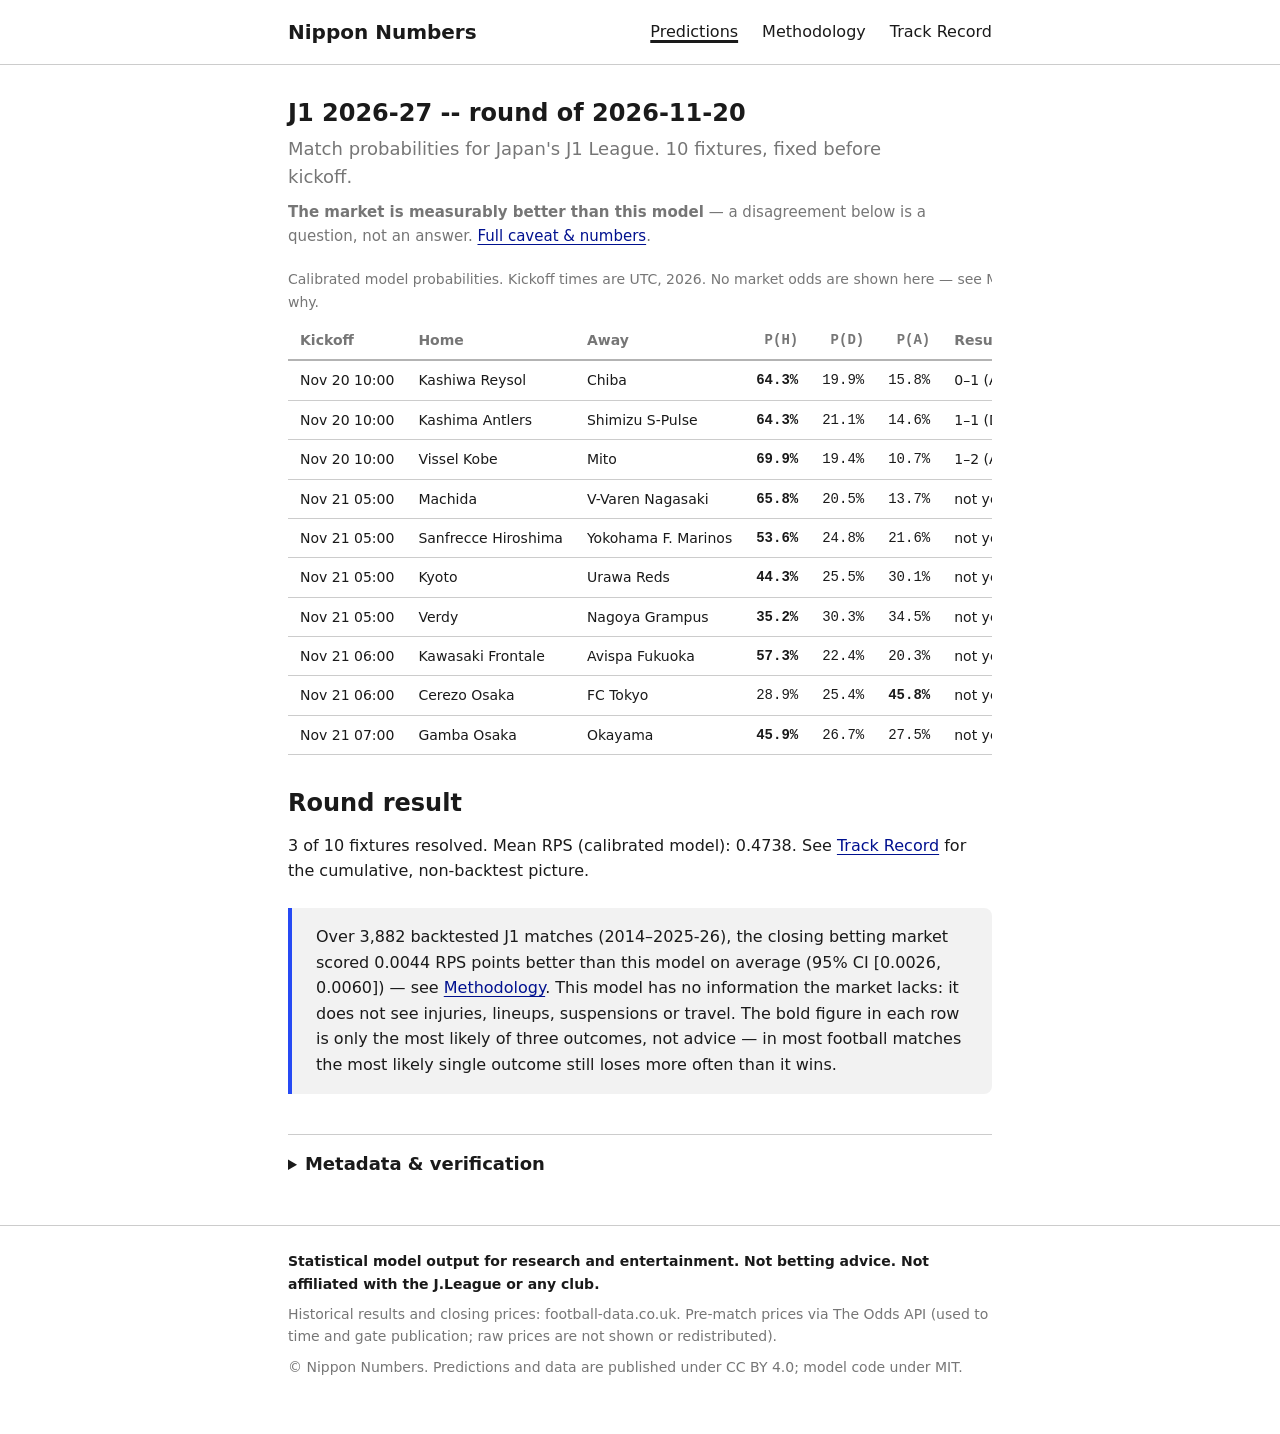
<file: site/index.html>
<!doctype html>
<html lang="en">
<head>
<meta charset="utf-8">
<meta name="viewport" content="width=device-width, initial-scale=1">
<title>J1 2026-27 -- round of 2026-11-20 · Nippon Numbers</title>
<meta name="description" content="Pre-kickoff win/draw/loss probabilities for J1 2026-27 -- round of 2026-11-20, fixed before the matches were played and never edited afterwards.">
<link rel="stylesheet" href="style.css">
</head>
<body>
<header class="site-header">
  <div class="wrap">
    <a class="brand" href="index.html">Nippon Numbers</a>
    <nav aria-label="Main">
      <ul class="site-nav">
        <li><a href="index.html" aria-current="page">Predictions</a></li>
        <li><a href="methodology.html">Methodology</a></li>
        <li><a href="record.html">Track Record</a></li>
      </ul>
    </nav>
  </div>
</header>
<main>
  <div class="wrap">

<h1 class="page-title">J1 2026-27 -- round of 2026-11-20</h1>
<p class="lede">Match probabilities for Japan's J1 League. 10 fixtures, fixed before kickoff.
<span class="callout--inline"><strong>The market is measurably better than this model</strong> &mdash; a disagreement below is a question, not an answer. <a href="methodology.html">Full caveat &amp; numbers</a>.</span></p>
<div class="table-scroll">
<table>
<caption>Calibrated model probabilities. Kickoff times are UTC, 2026. No market odds are shown here &mdash; see Methodology for why.</caption>
<thead>
<tr>
  <th scope="col">Kickoff</th>
  <th scope="col">Home</th>
  <th scope="col">Away</th>
  <th scope="col" class="num">P(H)</th>
  <th scope="col" class="num">P(D)</th>
  <th scope="col" class="num">P(A)</th>
  <th scope="col">Result</th>
</tr>
</thead>
<tbody>
<tr>
  <td>Nov 20 10:00</td>
  <td>Kashiwa Reysol</td>
  <td>Chiba</td>
  <td class="num num--max">64.3%</td>
  <td class="num">19.9%</td>
  <td class="num">15.8%</td>
  <td>
    0&ndash;1 (A)
    &middot; provisional
  </td>
</tr>
<tr>
  <td>Nov 20 10:00</td>
  <td>Kashima Antlers</td>
  <td>Shimizu S-Pulse</td>
  <td class="num num--max">64.3%</td>
  <td class="num">21.1%</td>
  <td class="num">14.6%</td>
  <td>
    1&ndash;1 (D)
    &middot; provisional
  </td>
</tr>
<tr>
  <td>Nov 20 10:00</td>
  <td>Vissel Kobe</td>
  <td>Mito</td>
  <td class="num num--max">69.9%</td>
  <td class="num">19.4%</td>
  <td class="num">10.7%</td>
  <td>
    1&ndash;2 (A)
    &middot; provisional
  </td>
</tr>
<tr>
  <td>Nov 21 05:00</td>
  <td>Machida</td>
  <td>V-Varen Nagasaki</td>
  <td class="num num--max">65.8%</td>
  <td class="num">20.5%</td>
  <td class="num">13.7%</td>
  <td>
    not yet played
  </td>
</tr>
<tr>
  <td>Nov 21 05:00</td>
  <td>Sanfrecce Hiroshima</td>
  <td>Yokohama F. Marinos</td>
  <td class="num num--max">53.6%</td>
  <td class="num">24.8%</td>
  <td class="num">21.6%</td>
  <td>
    not yet played
  </td>
</tr>
<tr>
  <td>Nov 21 05:00</td>
  <td>Kyoto</td>
  <td>Urawa Reds</td>
  <td class="num num--max">44.3%</td>
  <td class="num">25.5%</td>
  <td class="num">30.1%</td>
  <td>
    not yet played
  </td>
</tr>
<tr>
  <td>Nov 21 05:00</td>
  <td>Verdy</td>
  <td>Nagoya Grampus</td>
  <td class="num num--max">35.2%</td>
  <td class="num">30.3%</td>
  <td class="num">34.5%</td>
  <td>
    not yet played
  </td>
</tr>
<tr>
  <td>Nov 21 06:00</td>
  <td>Kawasaki Frontale</td>
  <td>Avispa Fukuoka</td>
  <td class="num num--max">57.3%</td>
  <td class="num">22.4%</td>
  <td class="num">20.3%</td>
  <td>
    not yet played
  </td>
</tr>
<tr>
  <td>Nov 21 06:00</td>
  <td>Cerezo Osaka</td>
  <td>FC Tokyo</td>
  <td class="num">28.9%</td>
  <td class="num">25.4%</td>
  <td class="num num--max">45.8%</td>
  <td>
    not yet played
  </td>
</tr>
<tr>
  <td>Nov 21 07:00</td>
  <td>Gamba Osaka</td>
  <td>Okayama</td>
  <td class="num num--max">45.9%</td>
  <td class="num">26.7%</td>
  <td class="num">27.5%</td>
  <td>
    not yet played
  </td>
</tr>
</tbody>
</table>
</div>

<h2>Round result</h2>
<p>
  3 of 10 fixtures resolved.
  Mean RPS (calibrated model): 0.4738.
  See <a href="record.html">Track Record</a> for the cumulative, non-backtest picture.
</p>

<div class="callout">
  <p>Over 3,882 backtested J1 matches (2014&ndash;2025-26), the closing betting market scored 0.0044 RPS points better than this model on average (95% CI [0.0026, 0.0060]) &mdash; see <a href="methodology.html">Methodology</a>. This model has no information the market lacks: it does not see injuries, lineups, suspensions or travel. The bold figure in each row is only the most likely of three outcomes, not advice &mdash; in most football matches the most likely single outcome still loses more often than it wins.</p>
</div>

<details class="meta-details">
  <summary><h2>Metadata &amp; verification</h2></summary>

  <dl class="meta">
    <dt>Published (UTC)</dt><dd>2026-11-19 11:03 UTC</dd>
    <dt>Trained as of (UTC)</dt><dd>2026-11-19 11:03 UTC</dd>
    <dt>Model version</dt><dd>footy-ev-phase2-dc-tb-v1</dd>
    <dt>params_hash</dt><dd>ea317b1dbde414553b28ff026b02ecdc2ba3b088e5d242b6cff416d721ed3f7f</dd>
    <dt>File SHA-256</dt><dd>323a90badae69adc241826a34722478d6cc8b295528950d477aecb43e6e4640b</dd>
    <dt>Market snapshot SHA-256</dt><dd>4c80b2a06089228709fec903a141154de4269b63c2c9927c09ad16d9efbd21bf</dd>
    <dt>Training window</dt><dd>1892 matches, 29 teams, since 2021</dd>
    <dt>Publish gate</dt>
    <dd>
      <span class="badge badge--ok">PASS</span>
    </dd>
  </dl>

  <h3>How to verify</h3>
  <p>
    This file is committed as <code>predictions/j1_2026_2026-11-20.json</code> in the project's
    git repository, with the SHA-256 shown above. On its own, a git commit
    timestamp is <strong>not</strong> strong third-party evidence that a
    prediction existed before kickoff &mdash; the author can set it to any date.
    Independent timestamping (OpenTimestamps), Wayback Machine archiving and a
    GitHub Actions server-time witness are part of this project's published
    plan for closing that gap (design document, section&nbsp;3) and are not yet
    wired into this build. Until they are, verify what you can today: recompute
    the SHA-256 of the committed file yourself and confirm it matches the value
    above, and read the raw JSON &mdash; nothing on this page is derived from
    anything else.
  </p>
</details>

  </div>
</main>
<footer class="site-footer">
  <div class="wrap">
    <p class="disclaimer">Statistical model output for research and entertainment. Not betting advice. Not affiliated with the J.League or any club.</p>
    <p class="attribution">Historical results and closing prices: football-data.co.uk. Pre-match prices via The Odds API (used to time and gate publication; raw prices are not shown or redistributed).</p>
    <p>&copy; Nippon Numbers. Predictions and data are published under CC BY 4.0; model code under MIT.</p>
  </div>
</footer>
</body>
</html>
</file>
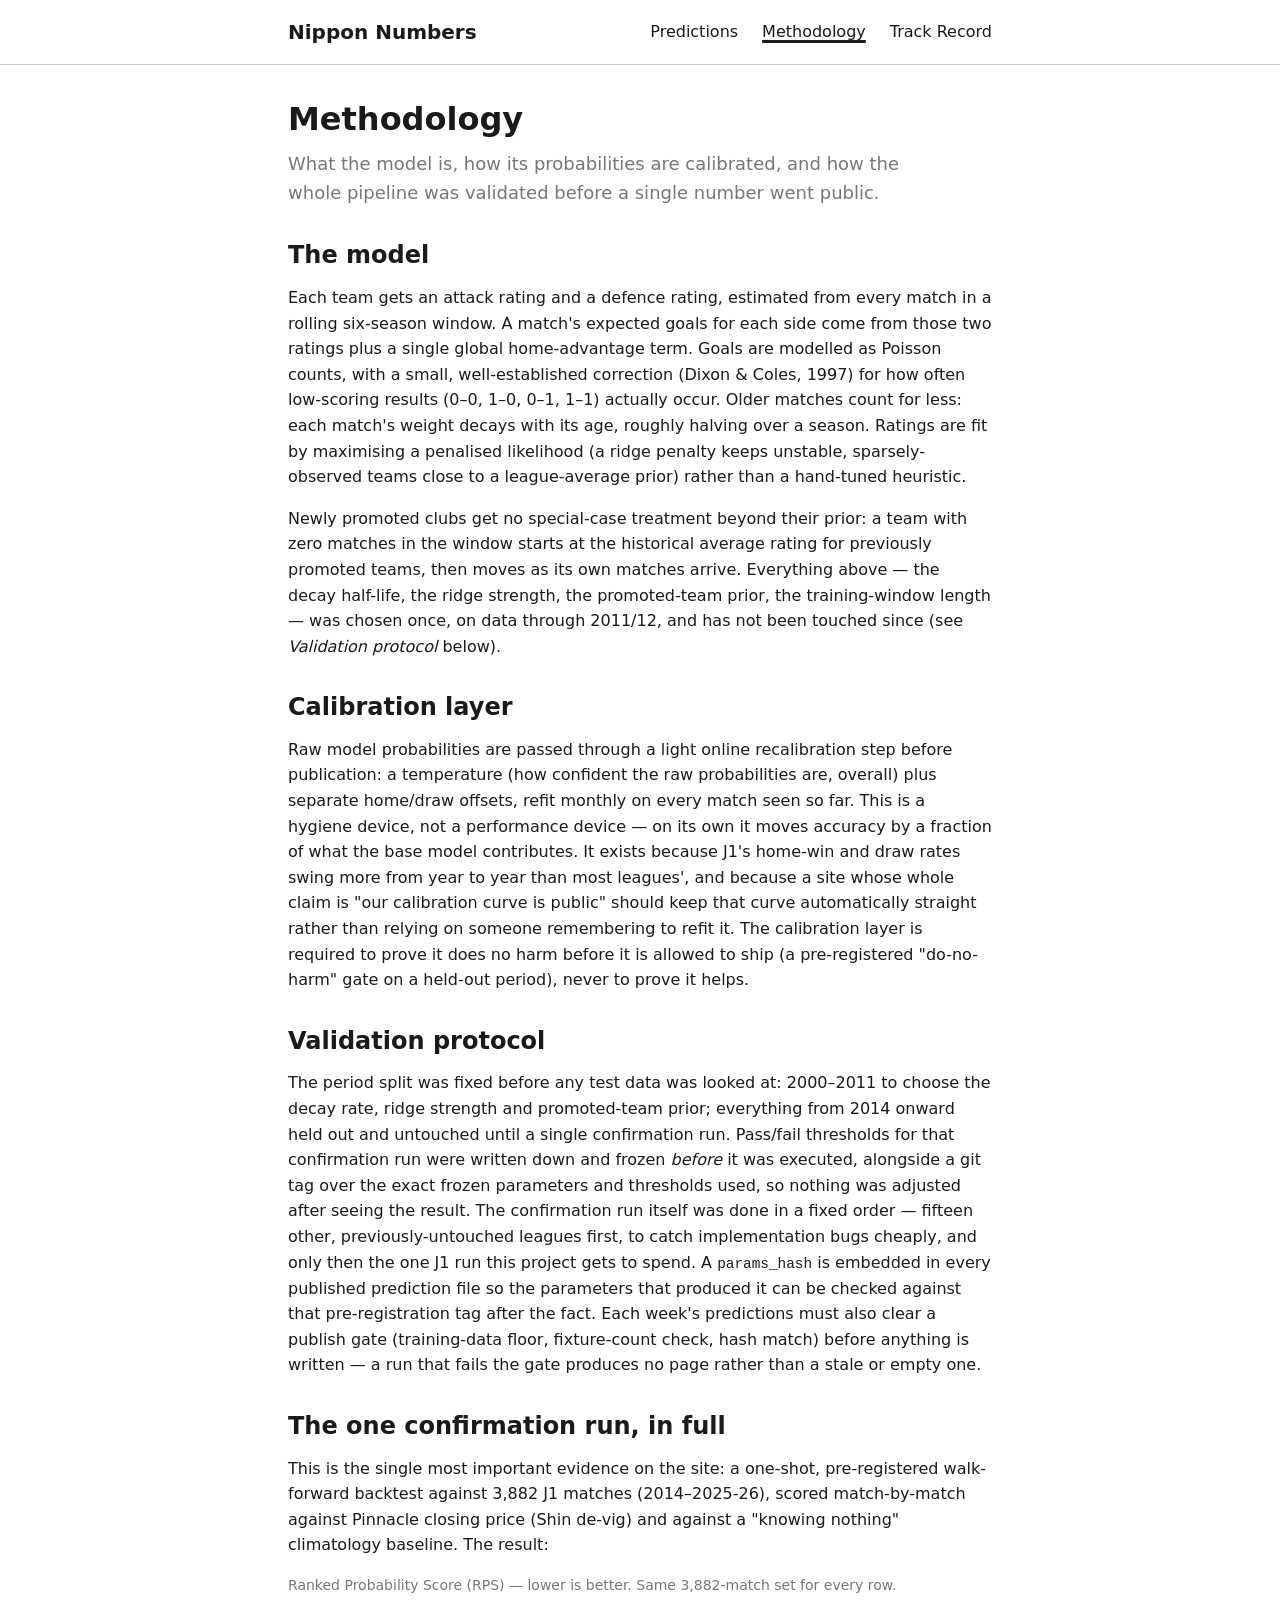
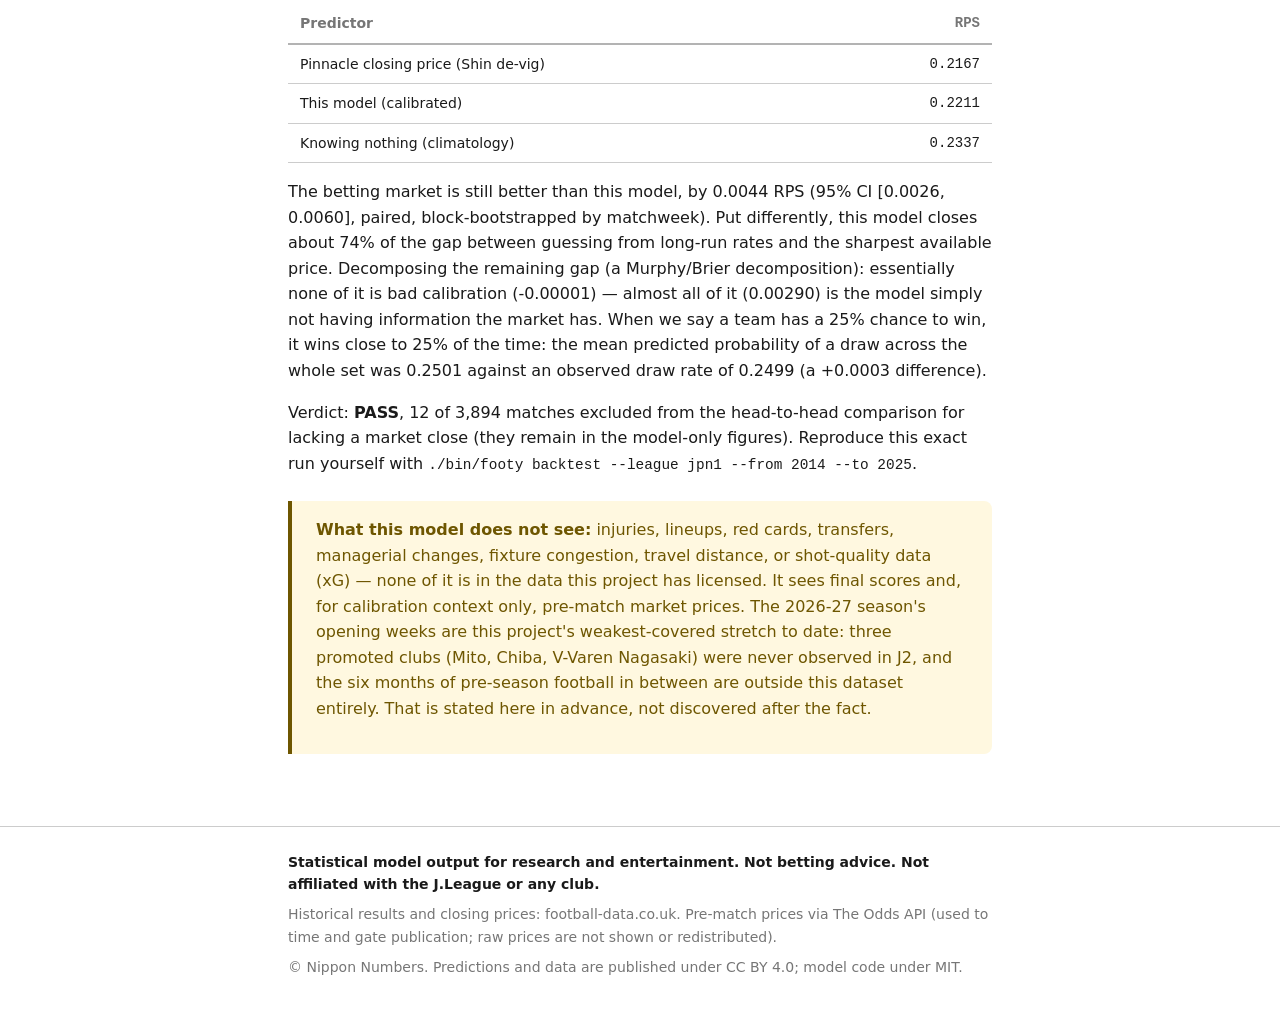
<file: site/methodology.html>
<!doctype html>
<html lang="en">
<head>
<meta charset="utf-8">
<meta name="viewport" content="width=device-width, initial-scale=1">
<title>Methodology · Nippon Numbers</title>
<meta name="description" content="How Nippon Numbers forecasts J1 League matches: the model, the calibration layer, and the validation protocol -- in plain English.">
<link rel="stylesheet" href="style.css">
</head>
<body>
<header class="site-header">
  <div class="wrap">
    <a class="brand" href="index.html">Nippon Numbers</a>
    <nav aria-label="Main">
      <ul class="site-nav">
        <li><a href="index.html">Predictions</a></li>
        <li><a href="methodology.html" aria-current="page">Methodology</a></li>
        <li><a href="record.html">Track Record</a></li>
      </ul>
    </nav>
  </div>
</header>
<main>
  <div class="wrap">

<h1>Methodology</h1>
<p class="lede">What the model is, how its probabilities are calibrated, and how the whole pipeline was validated before a single number went public.</p>

<h2>The model</h2>
<p>
  Each team gets an attack rating and a defence rating, estimated from every
  match in a rolling six-season window. A match's expected goals for each
  side come from those two ratings plus a single global home-advantage term.
  Goals are modelled as Poisson counts, with a small, well-established
  correction (Dixon &amp; Coles, 1997) for how often low-scoring results
  (0&ndash;0, 1&ndash;0, 0&ndash;1, 1&ndash;1) actually occur. Older matches
  count for less: each match's weight decays with its age, roughly
  halving over a season. Ratings are fit by maximising a penalised
  likelihood (a ridge penalty keeps unstable, sparsely-observed teams close
  to a league-average prior) rather than a hand-tuned heuristic.
</p>
<p>
  Newly promoted clubs get no special-case treatment beyond their prior: a
  team with zero matches in the window starts at the historical average
  rating for previously promoted teams, then moves as its own matches
  arrive. Everything above &mdash; the decay half-life, the ridge strength,
  the promoted-team prior, the training-window length &mdash; was chosen
  once, on data through 2011/12, and has not been touched since (see
  <em>Validation protocol</em> below).
</p>

<h2>Calibration layer</h2>
<p>
  Raw model probabilities are passed through a light online recalibration
  step before publication: a temperature (how confident the raw
  probabilities are, overall) plus separate home/draw offsets, refit monthly
  on every match seen so far. This is a hygiene device, not a performance
  device &mdash; on its own it moves accuracy by a fraction of what the base
  model contributes. It exists because J1's home-win and draw rates swing
  more from year to year than most leagues', and because a site whose whole
  claim is "our calibration curve is public" should keep that curve
  automatically straight rather than relying on someone remembering to
  refit it. The calibration layer is required to prove it does no harm
  before it is allowed to ship (a pre-registered "do-no-harm" gate on a
  held-out period), never to prove it helps.
</p>

<h2>Validation protocol</h2>
<p>
  The period split was fixed before any test data was looked at: 2000&ndash;2011
  to choose the decay rate, ridge strength and promoted-team prior; everything
  from 2014 onward held out and untouched until a single confirmation run.
  Pass/fail thresholds for that confirmation run were written down and frozen
  <em>before</em> it was executed, alongside a git tag over the exact frozen
  parameters and thresholds used, so nothing was adjusted after seeing the
  result. The confirmation run itself was done in a fixed order &mdash; fifteen
  other, previously-untouched leagues first, to catch implementation bugs
  cheaply, and only then the one J1 run this project gets to spend. A
  <code>params_hash</code> is embedded in every published prediction file so
  the parameters that produced it can be checked against that pre-registration
  tag after the fact. Each week's predictions must also clear a publish gate
  (training-data floor, fixture-count check, hash match) before anything is
  written &mdash; a run that fails the gate produces no page rather than a
  stale or empty one.
</p>

<h2>The one confirmation run, in full</h2>
<p>
  This is the single most important evidence on the site: a one-shot,
  pre-registered walk-forward backtest against 3,882 J1 matches
  (2014&ndash;2025-26), scored match-by-match
  against Pinnacle closing price (Shin de-vig) and against a "knowing nothing" climatology
  baseline. The result:
</p>
<div class="table-scroll">
<table>
<caption>Ranked Probability Score (RPS) &mdash; lower is better. Same 3,882-match set for every row.</caption>
<thead><tr><th scope="col">Predictor</th><th scope="col" class="num">RPS</th></tr></thead>
<tbody>
<tr><td>Pinnacle closing price (Shin de-vig)</td><td class="num">0.2167</td></tr>
<tr><td>This model (calibrated)</td><td class="num">0.2211</td></tr>
<tr><td>Knowing nothing (climatology)</td><td class="num">0.2337</td></tr>
</tbody>
</table>
</div>
<p>
  The betting market is still better than this model, by
  0.0044 RPS (95% CI [0.0026,
  0.0060], paired, block-bootstrapped by
  matchweek). Put differently, this model closes about
  74% of the gap between guessing
  from long-run rates and the sharpest available price. Decomposing the
  remaining gap (a Murphy/Brier decomposition): essentially none of it is
  bad calibration (-0.00001) &mdash;
  almost all of it (0.00290) is the model
  simply not having information the market has. When we say a team has a
  25% chance to win, it wins close to 25% of the time: the mean predicted
  probability of a draw across the whole set was
  0.2501 against an observed draw rate of
  0.2499 (a +0.0003
  difference).
</p>
<p>
  Verdict: <strong>PASS</strong>, 12
  of 3,894 matches excluded from the
  head-to-head comparison for lacking a market close (they remain in the
  model-only figures). Reproduce this exact run yourself with
  <code>./bin/footy backtest --league jpn1 --from 2014 --to 2025</code>.
</p>

<div class="notice">
  <p>
    <strong>What this model does not see:</strong> injuries, lineups, red
    cards, transfers, managerial changes, fixture congestion, travel
    distance, or shot-quality data (xG) &mdash; none of it is in the data
    this project has licensed. It sees final scores and, for calibration
    context only, pre-match market prices. The 2026-27 season's opening
    weeks are this project's weakest-covered stretch to date: three promoted
    clubs (Mito, Chiba, V-Varen Nagasaki) were never observed in J2, and the
    six months of pre-season football in between are outside this dataset
    entirely. That is stated here in advance, not discovered after the fact.
  </p>
</div>

  </div>
</main>
<footer class="site-footer">
  <div class="wrap">
    <p class="disclaimer">Statistical model output for research and entertainment. Not betting advice. Not affiliated with the J.League or any club.</p>
    <p class="attribution">Historical results and closing prices: football-data.co.uk. Pre-match prices via The Odds API (used to time and gate publication; raw prices are not shown or redistributed).</p>
    <p>&copy; Nippon Numbers. Predictions and data are published under CC BY 4.0; model code under MIT.</p>
  </div>
</footer>
</body>
</html>
</file>
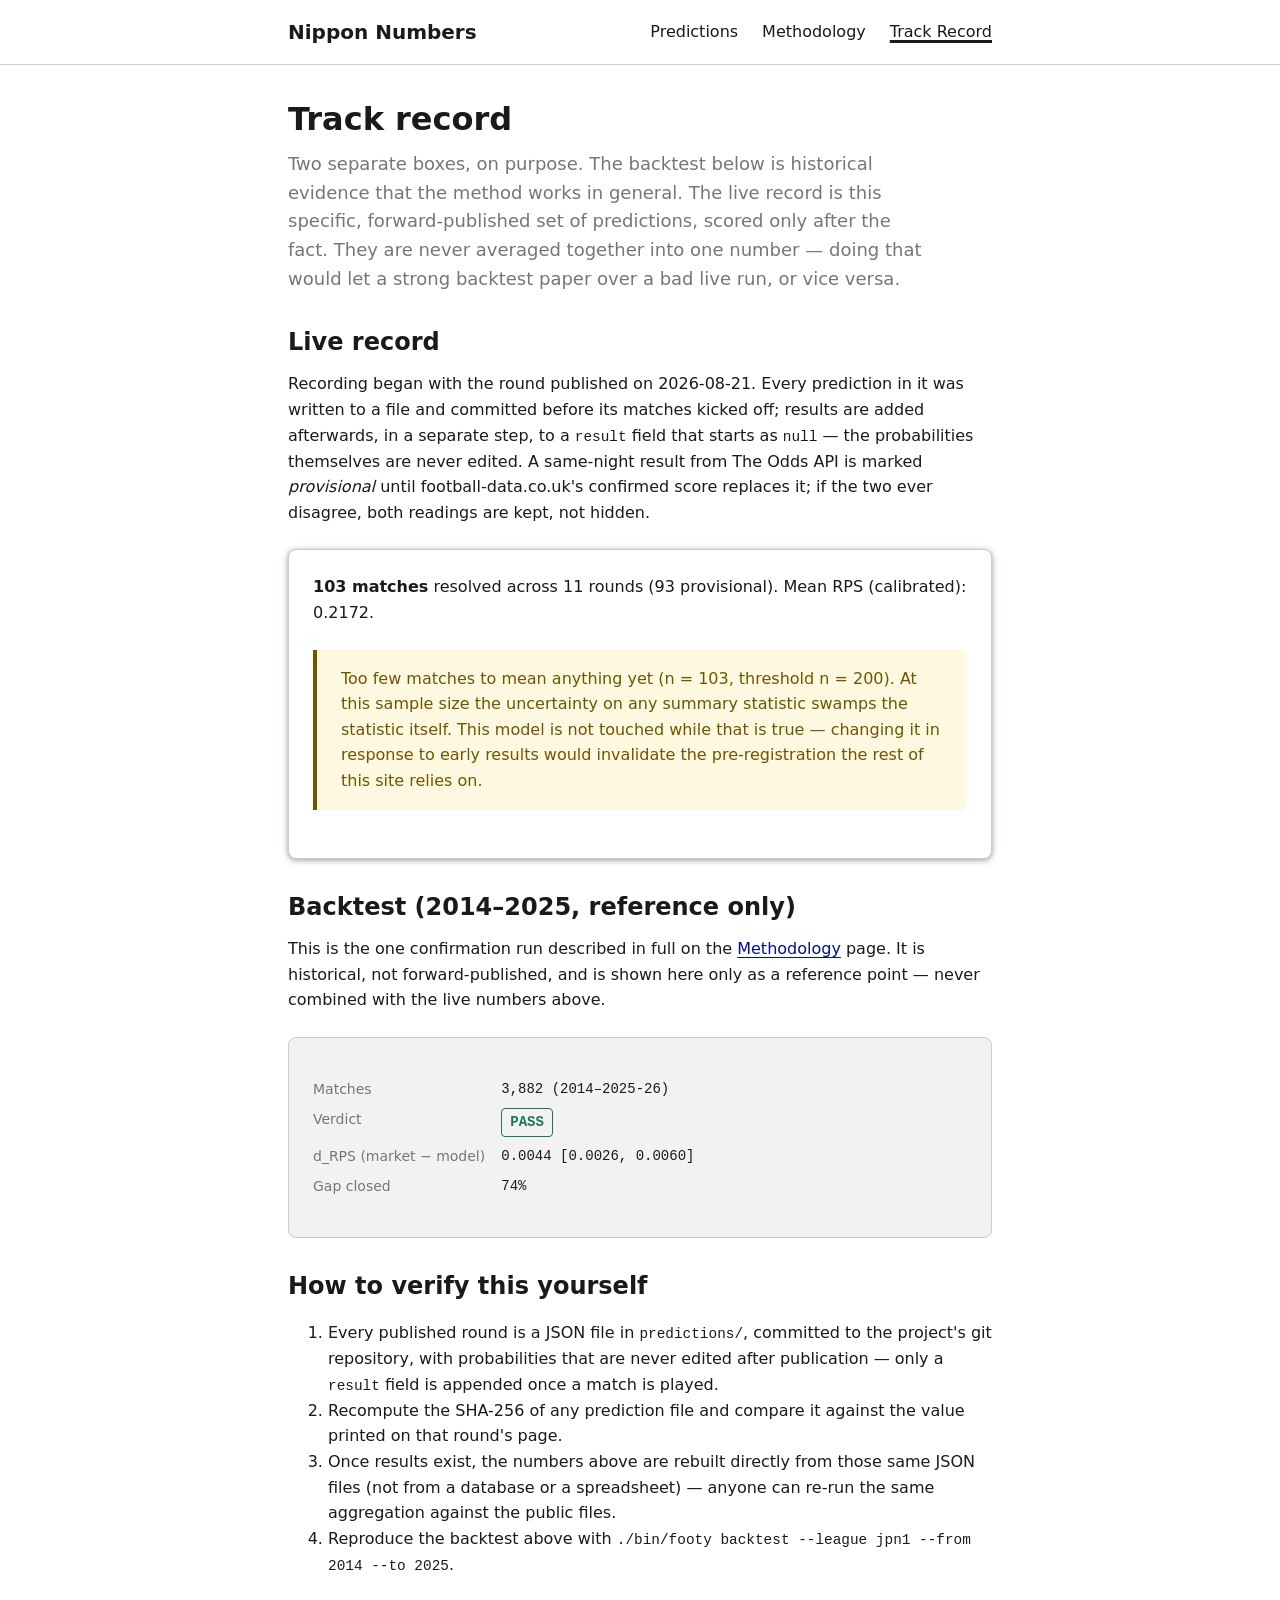
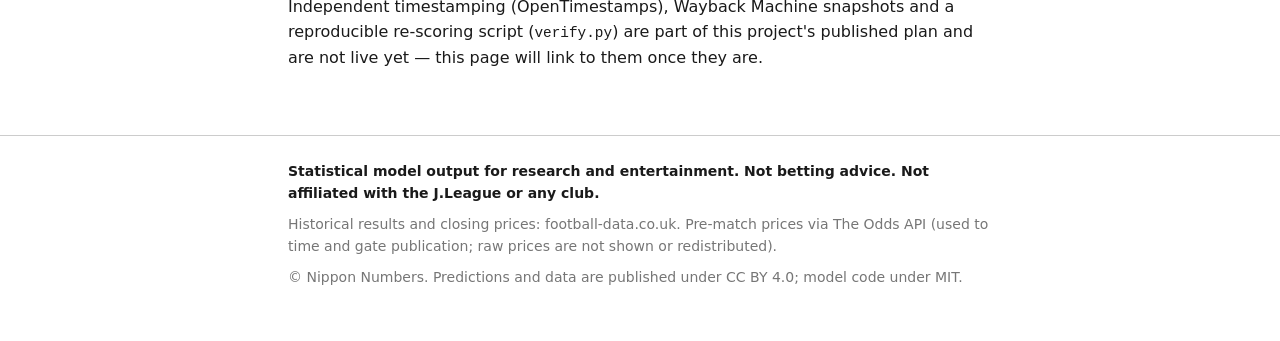
<file: site/record.html>
<!doctype html>
<html lang="en">
<head>
<meta charset="utf-8">
<meta name="viewport" content="width=device-width, initial-scale=1">
<title>Track Record · Nippon Numbers</title>
<meta name="description" content="The live, forward-only prediction record for Nippon Numbers, kept separate from the 2014-2025 backtest.">
<link rel="stylesheet" href="style.css">
</head>
<body>
<header class="site-header">
  <div class="wrap">
    <a class="brand" href="index.html">Nippon Numbers</a>
    <nav aria-label="Main">
      <ul class="site-nav">
        <li><a href="index.html">Predictions</a></li>
        <li><a href="methodology.html">Methodology</a></li>
        <li><a href="record.html" aria-current="page">Track Record</a></li>
      </ul>
    </nav>
  </div>
</header>
<main>
  <div class="wrap">

<h1>Track record</h1>
<p class="lede">
  Two separate boxes, on purpose. The backtest below is historical evidence
  that the method works in general. The live record is this specific,
  forward-published set of predictions, scored only after the fact. They are
  never averaged together into one number &mdash; doing that would let a
  strong backtest paper over a bad live run, or vice versa.
</p>

<h2>Live record</h2>
<p>Recording began with the round published on 2026-08-21. Every prediction in it was written to a file and committed before its matches kicked off; results are added afterwards, in a separate step, to a <code>result</code> field that starts as <code>null</code> &mdash; the probabilities themselves are never edited. A same-night result from The Odds API is marked <em>provisional</em> until football-data.co.uk's confirmed score replaces it; if the two ever disagree, both readings are kept, not hidden.</p>

<div class="card">
<p>
  <strong>103 matches</strong> resolved
  across 11 rounds
(93 provisional).
  Mean RPS (calibrated): 0.2172.
</p>
<p class="notice">
  Too few matches to mean anything yet (n = 103, threshold n =
  200). At this sample size the uncertainty on any summary
  statistic swamps the statistic itself. This model is not touched while
  that is true &mdash; changing it in response to early results would
  invalidate the pre-registration the rest of this site relies on.
</p>
</div>

<h2>Backtest (2014&ndash;2025, reference only)</h2>
<p>This is the one confirmation run described in full on the <a href="methodology.html">Methodology</a> page. It is historical, not forward-published, and is shown here only as a reference point &mdash; never combined with the live numbers above.</p>
<div class="card card--muted">
<dl class="meta">
  <dt>Matches</dt><dd>3,882 (2014&ndash;2025-26)</dd>
  <dt>Verdict</dt><dd><span class="badge badge--ok">PASS</span></dd>
  <dt>d_RPS (market &minus; model)</dt><dd>0.0044 [0.0026, 0.0060]</dd>
  <dt>Gap closed</dt><dd>74%</dd>
</dl>
</div>

<h2>How to verify this yourself</h2>
<ol>
  <li>Every published round is a JSON file in <code>predictions/</code>, committed to the project's git repository, with probabilities that are never edited after publication &mdash; only a <code>result</code> field is appended once a match is played.</li>
  <li>Recompute the SHA-256 of any prediction file and compare it against the value printed on that round's page.</li>
  <li>Once results exist, the numbers above are rebuilt directly from those same JSON files (not from a database or a spreadsheet) &mdash; anyone can re-run the same aggregation against the public files.</li>
  <li>Reproduce the backtest above with <code>./bin/footy backtest --league jpn1 --from 2014 --to 2025</code>.</li>
</ol>
<p>
  Independent timestamping (OpenTimestamps), Wayback Machine snapshots and a
  reproducible re-scoring script (<code>verify.py</code>) are part of this
  project's published plan and are not live yet &mdash; this page will link
  to them once they are.
</p>

  </div>
</main>
<footer class="site-footer">
  <div class="wrap">
    <p class="disclaimer">Statistical model output for research and entertainment. Not betting advice. Not affiliated with the J.League or any club.</p>
    <p class="attribution">Historical results and closing prices: football-data.co.uk. Pre-match prices via The Odds API (used to time and gate publication; raw prices are not shown or redistributed).</p>
    <p>&copy; Nippon Numbers. Predictions and data are published under CC BY 4.0; model code under MIT.</p>
  </div>
</footer>
</body>
</html>
</file>
<file: site/style.css>
/*
 * Nippon Numbers -- hand-written CSS, no framework (DESIGN_SITE.md 2.1).
 *
 * The custom-property block below transcribes a subset of the Digital
 * Agency (デジタル庁) Design System tokens -- color primitives, semantic
 * success/error/warning colors, font family, font-size/line-height scale,
 * border-radius scale and the focus-visible treatment -- from
 * @digital-go-jp/design-tokens and design-system-example-components-html
 * (both MIT licensed; see THIRD_PARTY_NOTICES.md at the repo root). Chosen
 * for its accessibility-first, high-contrast character, which reads as
 * "trustworthy and legible" rather than decorative -- the same register
 * this site's honesty-over-marketing positioning needs (DESIGN_SITE.md
 * 1.1). Nothing here reuses any Digital Agency logo, emblem or "government
 * site" chrome -- only the raw design tokens.
 *
 * Semantic role variables (surface/text/border/link roles below the token
 * block) and the dark-mode remap are this project's own -- the DADS token
 * package ships primitives, not a public light/dark role system.
 */

:root {
  /* -- DADS primitives (subset actually used) ------------------------- */
  --dads-blue-50: #e8f1fe;
  --dads-blue-100: #d9e6ff;
  --dads-blue-200: #c5d7fb;
  --dads-blue-300: #9db7f9;
  --dads-blue-700: #264af4;
  --dads-blue-800: #0031d8;
  --dads-blue-900: #0017c1;
  --dads-blue-1000: #00118f;
  --dads-light-blue-300: #97d3ff;
  --dads-light-blue-400: #57b8ff;
  --dads-magenta-900: #8b008b;
  --dads-orange-800: #c74700;
  --dads-yellow-300: #ffd43d;
  --dads-green-600: #259d63;
  --dads-green-800: #197a4b;
  --dads-red-800: #ec0000;
  --dads-red-900: #ce0000;
  --dads-white: #ffffff;
  --dads-black: #000000;
  --dads-gray-50: #f2f2f2;
  --dads-gray-100: #e6e6e6;
  --dads-gray-200: #cccccc;
  --dads-gray-300: #b3b3b3;
  --dads-gray-536: #767676; /* WCAG AA (4.5:1) minimum-contrast gray on white */
  --dads-gray-700: #4d4d4d;
  --dads-gray-800: #333333;
  --dads-gray-900: #1a1a1a;

  --font-family-sans: "Noto Sans", -apple-system, BlinkMacSystemFont, "Segoe UI",
    system-ui, "Hiragino Sans", sans-serif;
  --font-family-mono: "Noto Sans Mono", ui-monospace, SFMono-Regular, Menlo, Consolas,
    monospace;

  --font-size-14: 0.875rem;
  --font-size-16: 1rem;
  --font-size-18: 1.125rem;
  --font-size-20: 1.25rem;
  --font-size-24: 1.5rem;
  --font-size-28: 1.75rem;
  --font-size-32: 2rem;
  --font-size-36: 2.25rem;

  --line-height-140: 1.4;
  --line-height-150: 1.5;
  --line-height-160: 1.6;
  --line-height-170: 1.7;

  --radius-4: 0.25rem;
  --radius-8: 0.5rem;
  --radius-12: 0.75rem;

  --elevation-1: 0 2px 8px 1px rgba(0, 0, 0, 0.1), 0 1px 5px 0 rgba(0, 0, 0, 0.3);

  /* -- spacing scale (this project's own, not a published DADS token) - */
  --space-1: 0.25rem;
  --space-2: 0.5rem;
  --space-3: 0.75rem;
  --space-4: 1rem;
  --space-6: 1.5rem;
  --space-8: 2rem;
  --space-12: 3rem;

  /* -- semantic roles (light, default) --------------------------------- */
  --color-bg: var(--dads-white);
  --color-surface: var(--dads-gray-50);
  --color-surface-raised: var(--dads-white);
  --color-text: var(--dads-gray-900);
  --color-text-muted: var(--dads-gray-536);
  --color-border: var(--dads-gray-200);
  --color-border-strong: var(--dads-gray-300);
  --color-link: var(--dads-blue-1000);
  --color-link-hover: var(--dads-blue-900);
  --color-link-visited: var(--dads-magenta-900);
  --color-link-active: var(--dads-orange-800);
  --color-accent: var(--dads-blue-700);
  --color-success: var(--dads-green-800);
  --color-error: var(--dads-red-900);
  --color-warning-bg: #fff8e0;
  --color-warning-text: #6e5600;
  --color-focus-ring: var(--dads-black);
  --color-focus-bg: var(--dads-yellow-300);
  --shadow-card: var(--elevation-1);
}

@media (prefers-color-scheme: dark) {
  :root:not([data-theme="light"]) {
    --color-bg: #16181c;
    --color-surface: #1f2226;
    --color-surface-raised: #24272c;
    --color-text: #f0f0f0;
    --color-text-muted: #b3b3b3;
    --color-border: #3a3d42;
    --color-border-strong: #4d4d4d;
    --color-link: var(--dads-light-blue-300);
    --color-link-hover: var(--dads-light-blue-400);
    --color-link-visited: #d9a3ff;
    --color-link-active: #ffb066;
    --color-accent: var(--dads-light-blue-300);
    --color-success: #6bd19b;
    --color-error: #ff9c9c;
    --color-warning-bg: #3a3216;
    --color-warning-text: #f5dd8f;
    --color-focus-ring: var(--dads-white);
    --shadow-card: none;
  }
}

*,
*::before,
*::after {
  box-sizing: border-box;
}

html {
  font-family: var(--font-family-sans);
  color-scheme: light dark;
}

body {
  margin: 0;
  background: var(--color-bg);
  color: var(--color-text);
  font-size: var(--font-size-16);
  line-height: var(--line-height-160);
  -webkit-font-smoothing: antialiased;
}

/* WCAG 2.4.7-conformant focus style, transcribed from DADS's
   :focus-visible rule (4px solid ring + offset + yellow halo). */
:focus-visible {
  outline: 4px solid var(--color-focus-ring);
  outline-offset: 2px;
  border-radius: var(--radius-4);
  box-shadow: 0 0 0 2px var(--color-focus-bg);
}

a {
  color: var(--color-link);
  text-decoration: underline;
  text-decoration-thickness: 0.0625rem;
  text-underline-offset: 0.1875rem;
}

a:visited {
  color: var(--color-link-visited);
}

a:hover {
  color: var(--color-link-hover);
  text-decoration-thickness: 0.1875rem;
}

a:active {
  color: var(--color-link-active);
}

h1,
h2,
h3 {
  line-height: var(--line-height-140);
  font-weight: 700;
}

h1 {
  font-size: var(--font-size-32);
  margin: 0 0 var(--space-2);
}

h2 {
  font-size: var(--font-size-24);
  margin: var(--space-8) 0 var(--space-3);
}

h3 {
  font-size: var(--font-size-18);
  margin: var(--space-6) 0 var(--space-2);
}

p {
  margin: 0 0 var(--space-4);
}

code,
pre,
.mono {
  font-family: var(--font-family-mono);
  font-size: 0.9em;
}

.wrap {
  max-width: 46rem;
  margin: 0 auto;
  padding: 0 var(--space-4);
}

/* -- header / nav ------------------------------------------------------ */
.site-header {
  border-bottom: 1px solid var(--color-border);
}

.site-header .wrap {
  display: flex;
  flex-wrap: wrap;
  align-items: center;
  justify-content: space-between;
  gap: var(--space-3);
  padding-top: var(--space-4);
  padding-bottom: var(--space-4);
}

.brand {
  font-weight: 700;
  font-size: var(--font-size-20);
  color: var(--color-text);
  text-decoration: none;
}

.brand:hover {
  color: var(--color-text);
  text-decoration: underline;
}

.site-nav {
  display: flex;
  gap: var(--space-6);
  list-style: none;
  margin: 0;
  padding: 0;
}

.site-nav a {
  color: var(--color-text);
  text-decoration: none;
  font-size: var(--font-size-16);
}

.site-nav a:hover,
.site-nav a[aria-current="page"] {
  text-decoration: underline;
  text-decoration-thickness: 0.1875rem;
}

/* -- main content -------------------------------------------------------*/
main {
  padding: var(--space-8) 0 var(--space-12);
}

.lede {
  font-size: var(--font-size-18);
  color: var(--color-text-muted);
  max-width: 40rem;
}

.card {
  background: var(--color-surface-raised);
  border: 1px solid var(--color-border);
  border-radius: var(--radius-8);
  box-shadow: var(--shadow-card);
  padding: var(--space-6);
  margin: var(--space-6) 0;
}

.card--muted {
  background: var(--color-surface);
  box-shadow: none;
}

.callout {
  border-left: 4px solid var(--color-accent);
  background: var(--color-surface);
  padding: var(--space-4) var(--space-6);
  margin: var(--space-6) 0;
  border-radius: 0 var(--radius-8) var(--radius-8) 0;
}

.callout p:last-child {
  margin-bottom: 0;
}

.notice {
  border-left: 4px solid var(--color-warning-text);
  background: var(--color-warning-bg);
  color: var(--color-warning-text);
  padding: var(--space-4) var(--space-6);
  margin: var(--space-6) 0;
  border-radius: 0 var(--radius-8) var(--radius-8) 0;
}

.notice a {
  color: inherit;
}

.badge {
  display: inline-block;
  font-size: var(--font-size-14);
  font-weight: 700;
  padding: 0.125rem var(--space-2);
  border-radius: var(--radius-4);
  border: 1px solid currentColor;
}

.badge--ok {
  color: var(--color-success);
}

.badge--warn {
  color: var(--color-warning-text);
}

/* -- tables -------------------------------------------------------------*/
.table-scroll {
  overflow-x: auto;
  margin: var(--space-4) 0;
}

table {
  border-collapse: collapse;
  width: 100%;
  font-size: var(--font-size-14);
}

caption {
  text-align: left;
  font-size: var(--font-size-14);
  color: var(--color-text-muted);
  margin-bottom: var(--space-2);
}

th,
td {
  text-align: left;
  padding: var(--space-2) var(--space-3);
  border-bottom: 1px solid var(--color-border);
  white-space: nowrap;
}

th {
  font-weight: 700;
  color: var(--color-text-muted);
  border-bottom: 2px solid var(--color-border-strong);
}

td.num,
th.num {
  text-align: right;
  font-family: var(--font-family-mono);
}

/* -- metadata key/value list --------------------------------------------*/
dl.meta {
  display: grid;
  grid-template-columns: max-content 1fr;
  gap: var(--space-2) var(--space-4);
  margin: var(--space-4) 0;
  font-size: var(--font-size-14);
}

dl.meta dt {
  color: var(--color-text-muted);
}

dl.meta dd {
  margin: 0;
  font-family: var(--font-family-mono);
  overflow-wrap: anywhere;
}

/* -- footer ---------------------------------------------------------- */
.site-footer {
  border-top: 1px solid var(--color-border);
  padding: var(--space-6) 0 var(--space-12);
  color: var(--color-text-muted);
  font-size: var(--font-size-14);
}

.site-footer p {
  margin: 0 0 var(--space-2);
}

.site-footer .disclaimer {
  font-weight: 700;
  color: var(--color-text);
}

@media (max-width: 30rem) {
  h1 {
    font-size: var(--font-size-28);
  }
}

/* Collapsed metadata block at the foot of the predictions page */
.meta-details { margin-top: 2.5rem; border-top: 1px solid var(--color-border, #767676); padding-top: 1rem; }
.meta-details summary { cursor: pointer; }
.meta-details summary h2 { display: inline; font-size: 1.125rem; }

/* Fixtures-first layout: compact header, table is the hero */
.page-title { font-size: 1.5rem; margin-bottom: 0.25rem; }
.lede { margin-bottom: 1.25rem; }
.callout--inline { display: block; margin-top: 0.5rem; font-size: 0.9375rem; }
.num--max { font-weight: 700; background: rgba(255, 255, 255, 0.06); }
</file>
